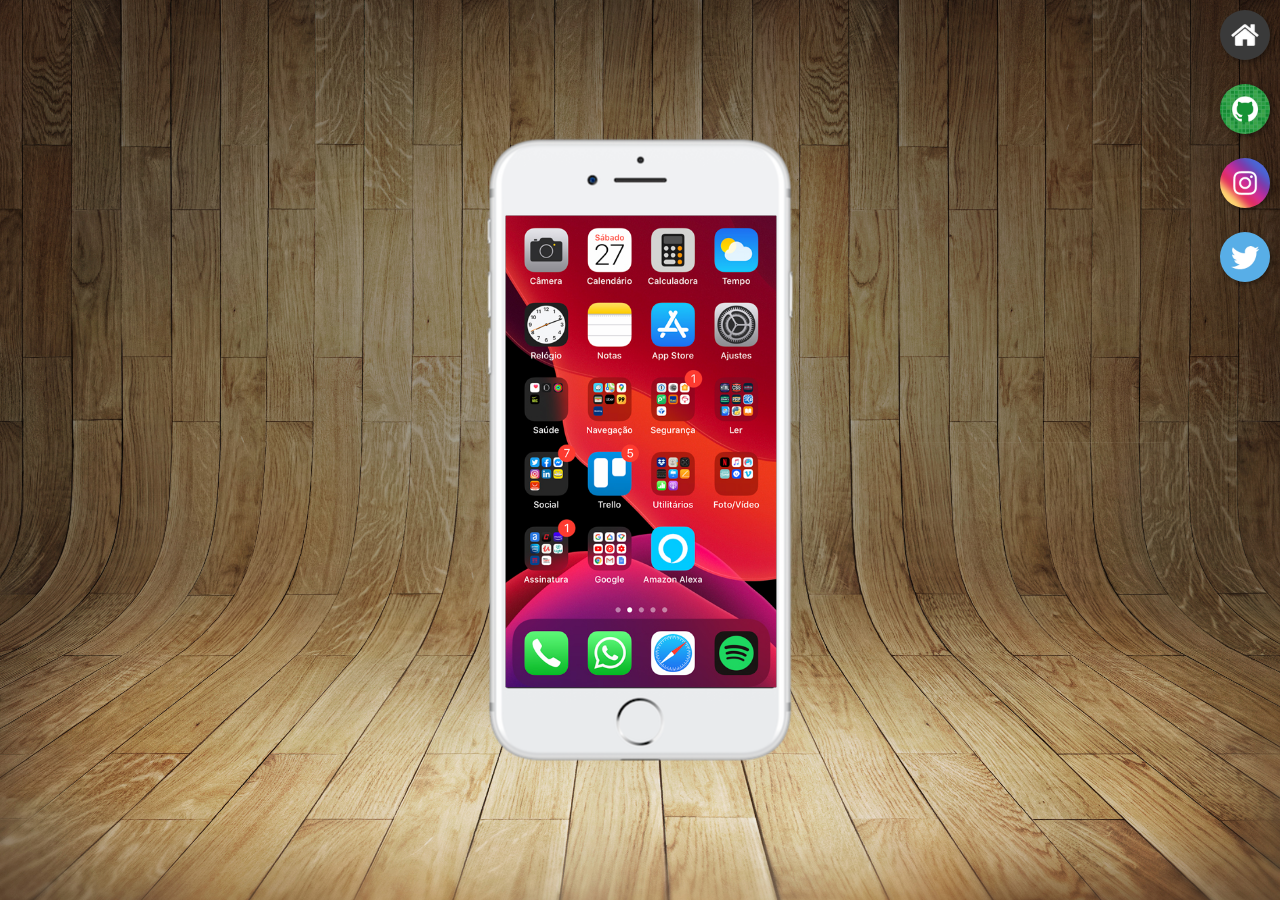
<file: index.html>
<!DOCTYPE html>
<html lang="pt-br">
<head>
    <meta charset="UTF-8">
    <meta name="viewport" content="width=device-width, initial-scale=1.0">
    <link rel="shortcut icon" href="favicon.ico" type="image/x-icon">
    <link rel="stylesheet" href="estilos/style.css">
    <title>Projeto Redes Sociais</title>
</head>
<body>
    <main>
        <section id="telefone">
            <iframe src="Home.html" name="tela" id="tela" frameborder="0">Seu navegador não é compativel com isso</iframe>
        </section>
        <section id="redes-sociais">
            <a href="Home.html" target="tela"><img src="imagens/logo-home.jpg" alt="Home"></a> <br>
            <a href="github.html" target="tela"><img src="imagens/logo-github.jpg" alt="github"></a> <br>
            <a href="instagram.html" target="tela"><img src="imagens/logo-instagram.jpg" alt="instagram"></a> <br>
            <a href="twitter.html" target="tela"><img src="imagens/logo-twitter.jpg" alt="twitter"></a>
        </section>
    </main>
</body>
</html>
</file>
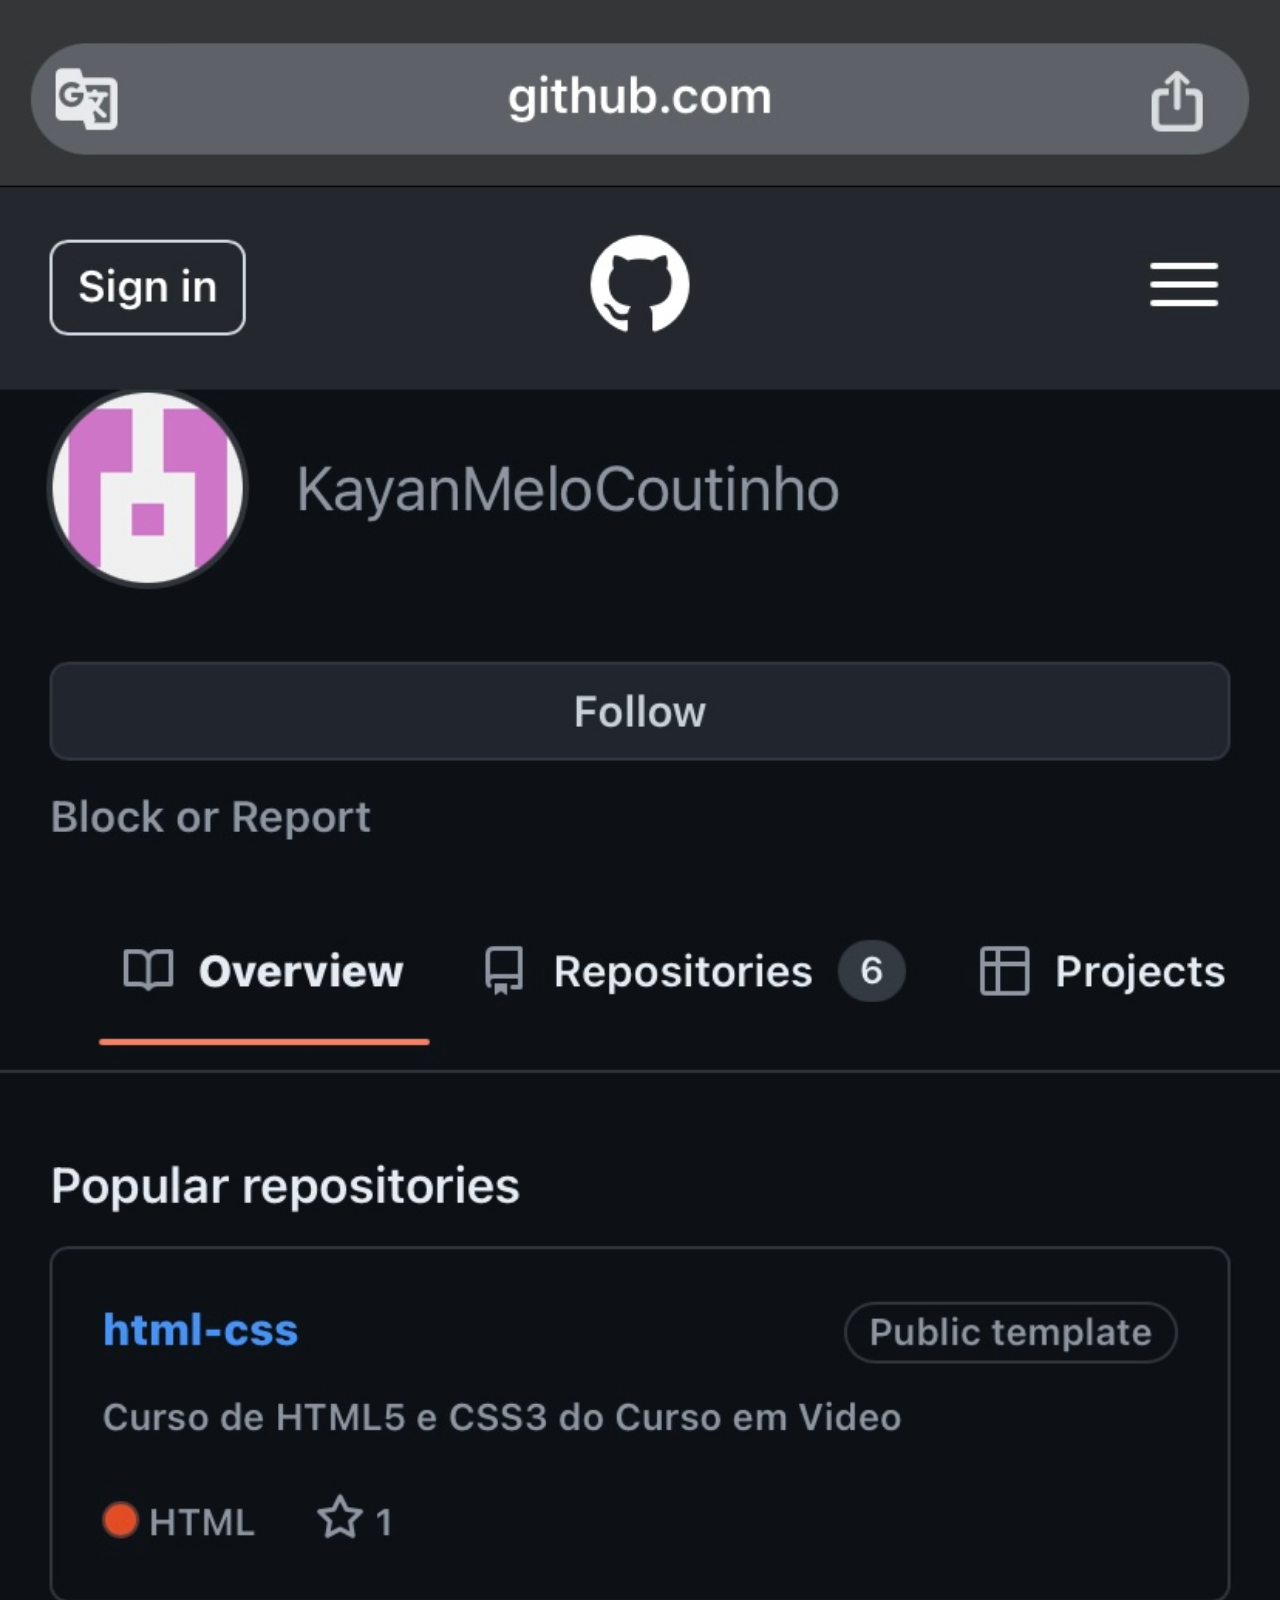
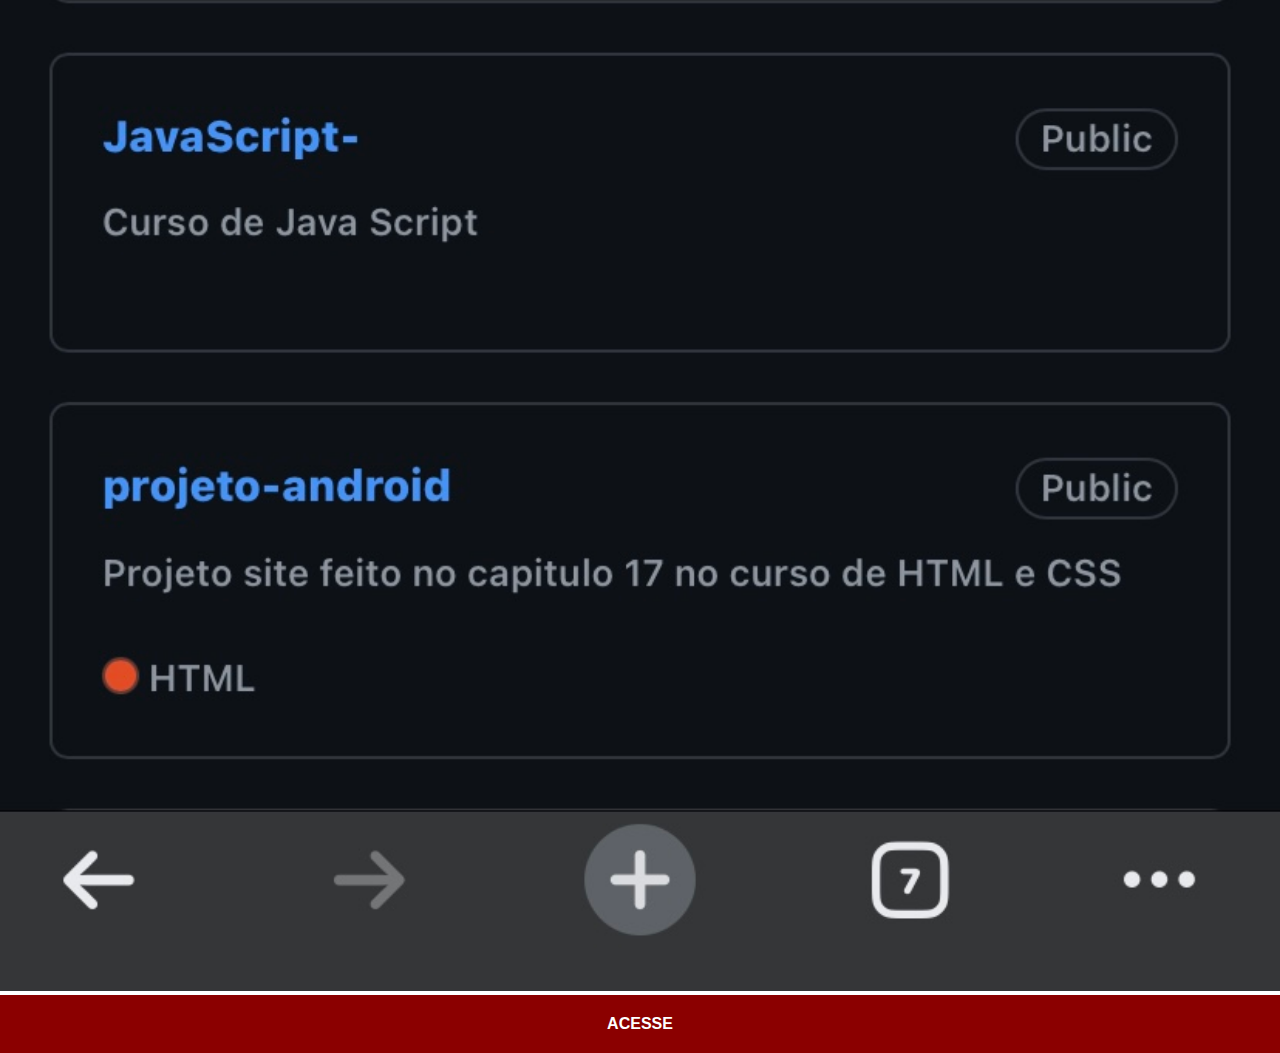
<file: github.html>
<!DOCTYPE html>
<html lang="pt-br ">
<head>
    <meta charset="UTF-8">
    <meta name="viewport" content="width=device-width, initial-scale=1.0">
    <title>github</title>
    <style>
        *{
            margin: 0px;
            padding: 0px;
            font-family: Arial, Helvetica, sans-serif;
        }

        ::-webkit-scrollbar{
            width: 0px;
            height: 0px;
        }

        img{
            width: 100vw;
        }

        a{
            display: block;
            background-color: darkred;
            color: white;
            padding: 20px;
            text-align: center;
            font-weight: bolder;
            text-decoration: none;
        }
    </style>
</head>
<body>
    <img src="IMG_2508.PNG" alt="twitter">
    <a href="https://github.com/KayanMeloCoutinho" target="_blank">ACESSE</a>
</body>
</html>
</file>
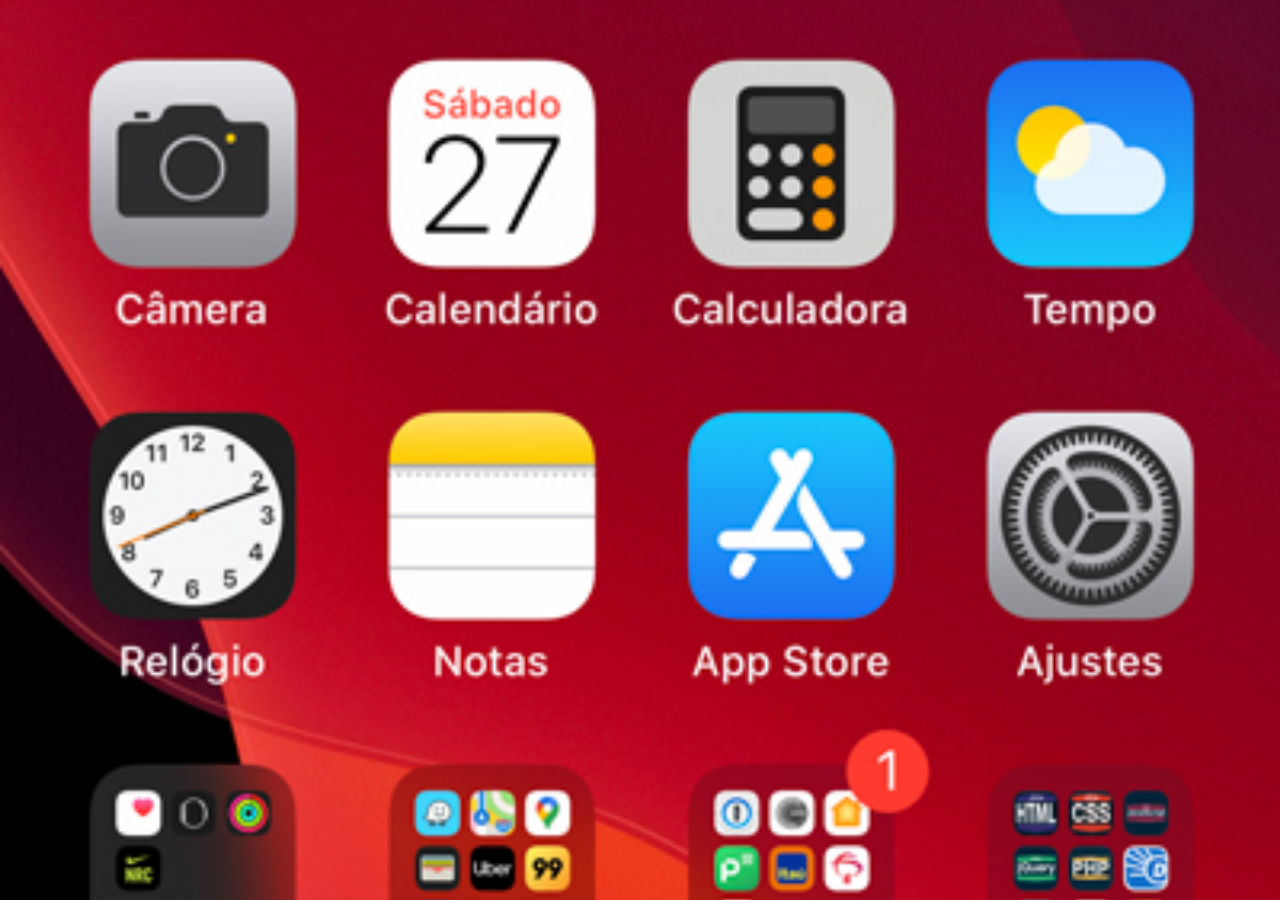
<file: Home.html>
<!DOCTYPE html>
<html lang="pt-br">
<head>
    <meta charset="UTF-8">
    <meta name="viewport" content="width=device-width, initial-scale=1.0">
    <title>Home</title>
</head>
<style>
    *{
        margin: 0px;
        padding: 0px;
    }
    
    body{
        width: 100vw;
        height: 100vh;
        background: black url('imagens/tela-home.jpg') no-repeat top center;
        background-size: cover;
    }
</style>
<body>
    
</body>
</html>
</file>
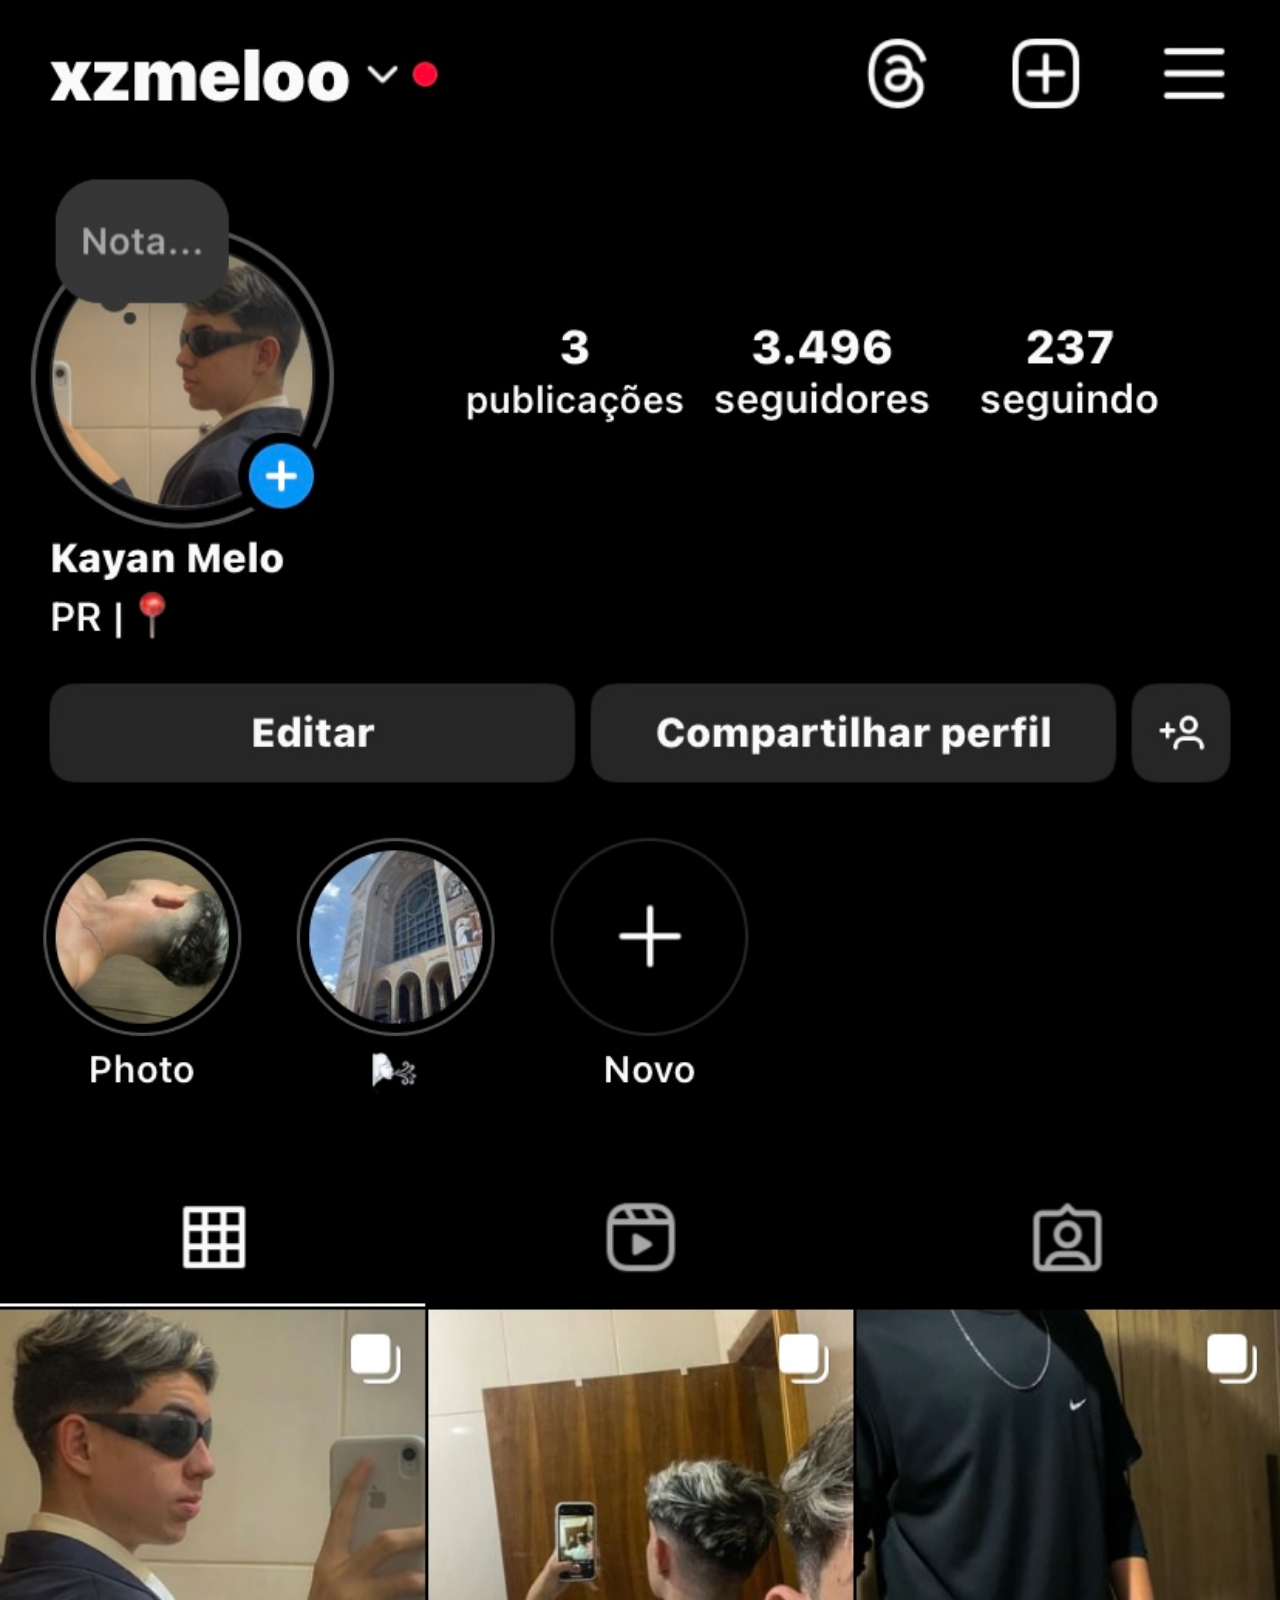
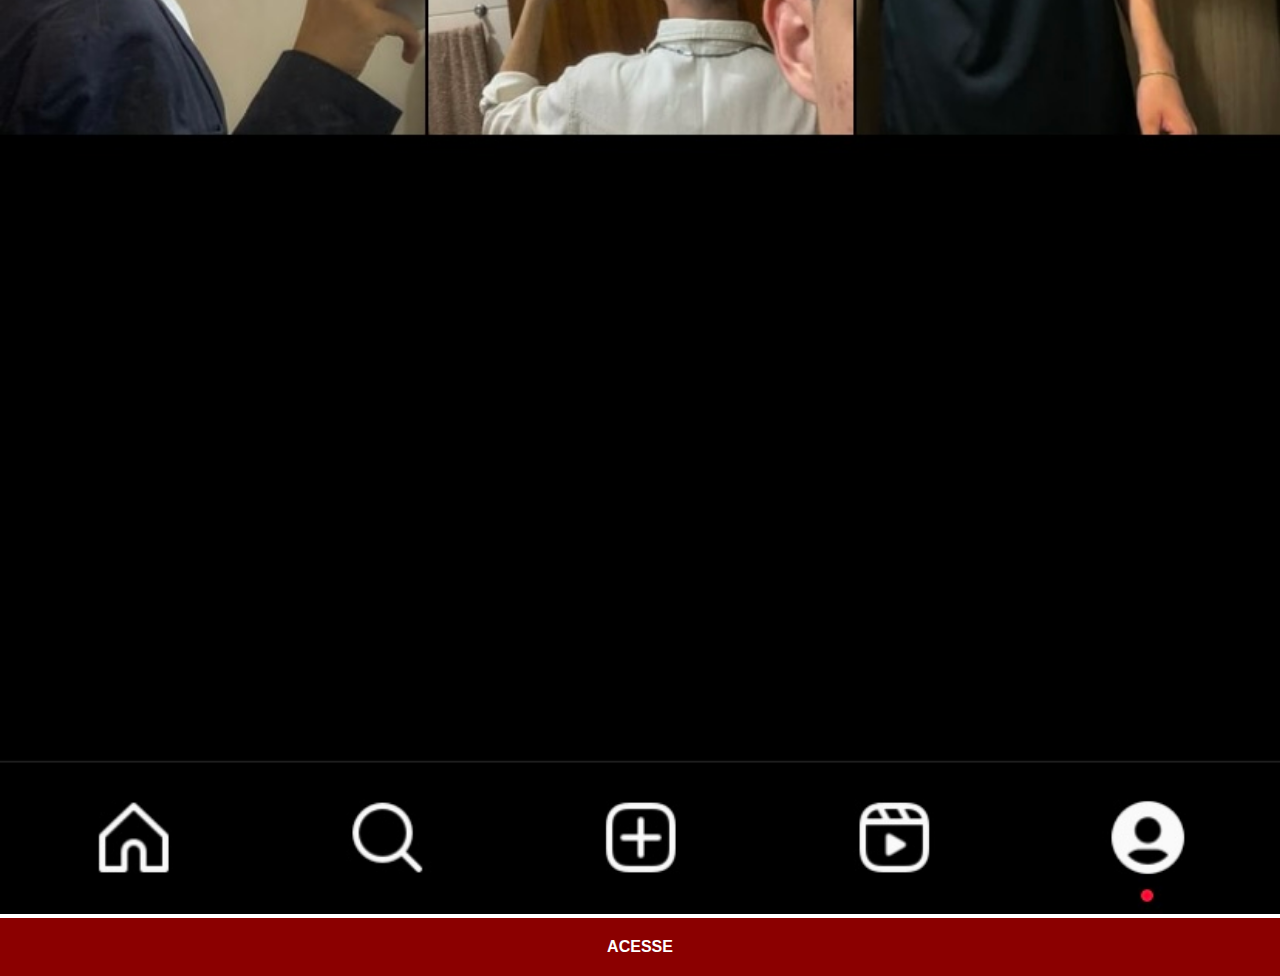
<file: instagram.html>
<!DOCTYPE html>
<html lang="pt-br ">
<head>
    <meta charset="UTF-8">
    <meta name="viewport" content="width=device-width, initial-scale=1.0">
    <title>instagram</title>
    <style>
        *{
            margin: 0px;
            padding: 0px;
            font-family: Arial, Helvetica, sans-serif;
        }

        ::-webkit-scrollbar{
            width: 0px;
            height: 0px;
        }

        img{
            width: 100vw;
        }

        a{
            display: block;
            background-color: darkred;
            color: white;
            padding: 20px;
            text-align: center;
            font-weight: bolder;
            text-decoration: none;
        }
    </style>
</head>
<body>
    <img src="IMG_2511.PNG" alt="twitter">
    <a href="https://www.instagram.com/xzmeloo/" target="_blank">ACESSE</a>
</body>
</html>
</file>
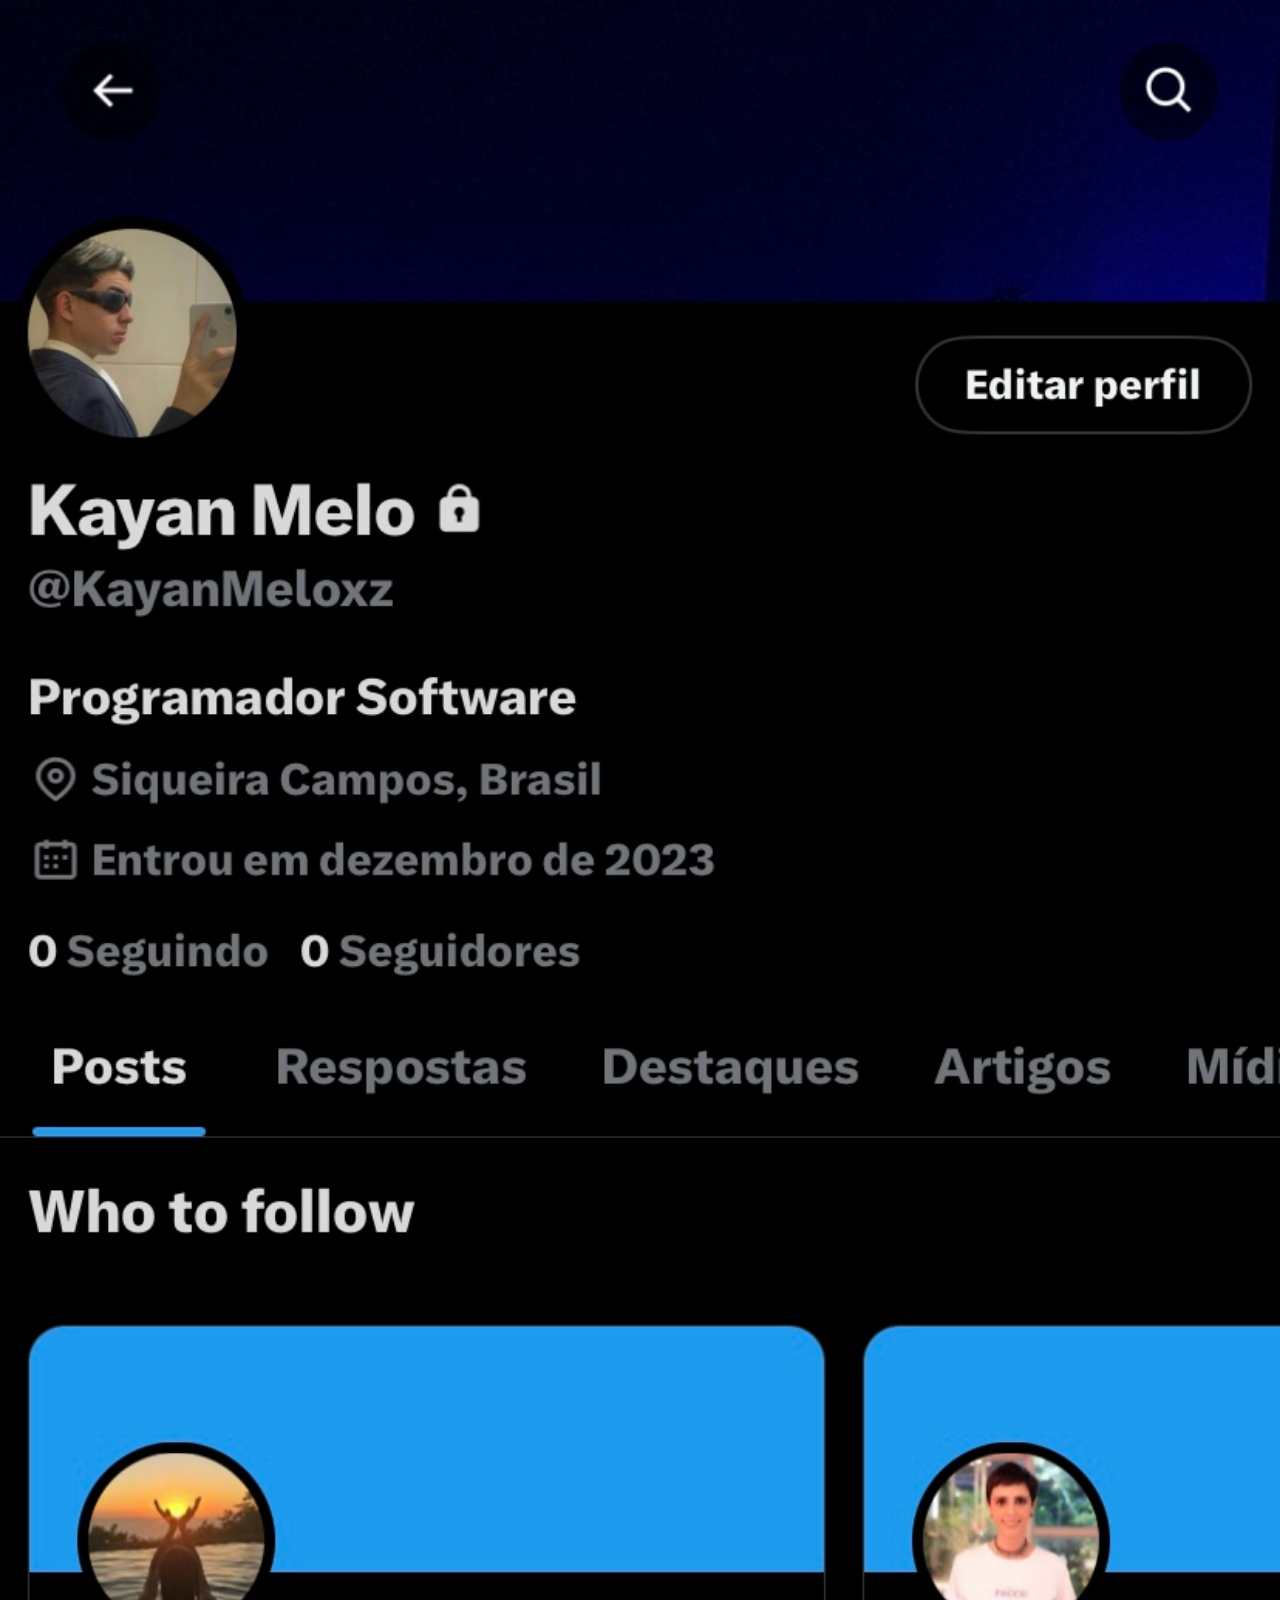
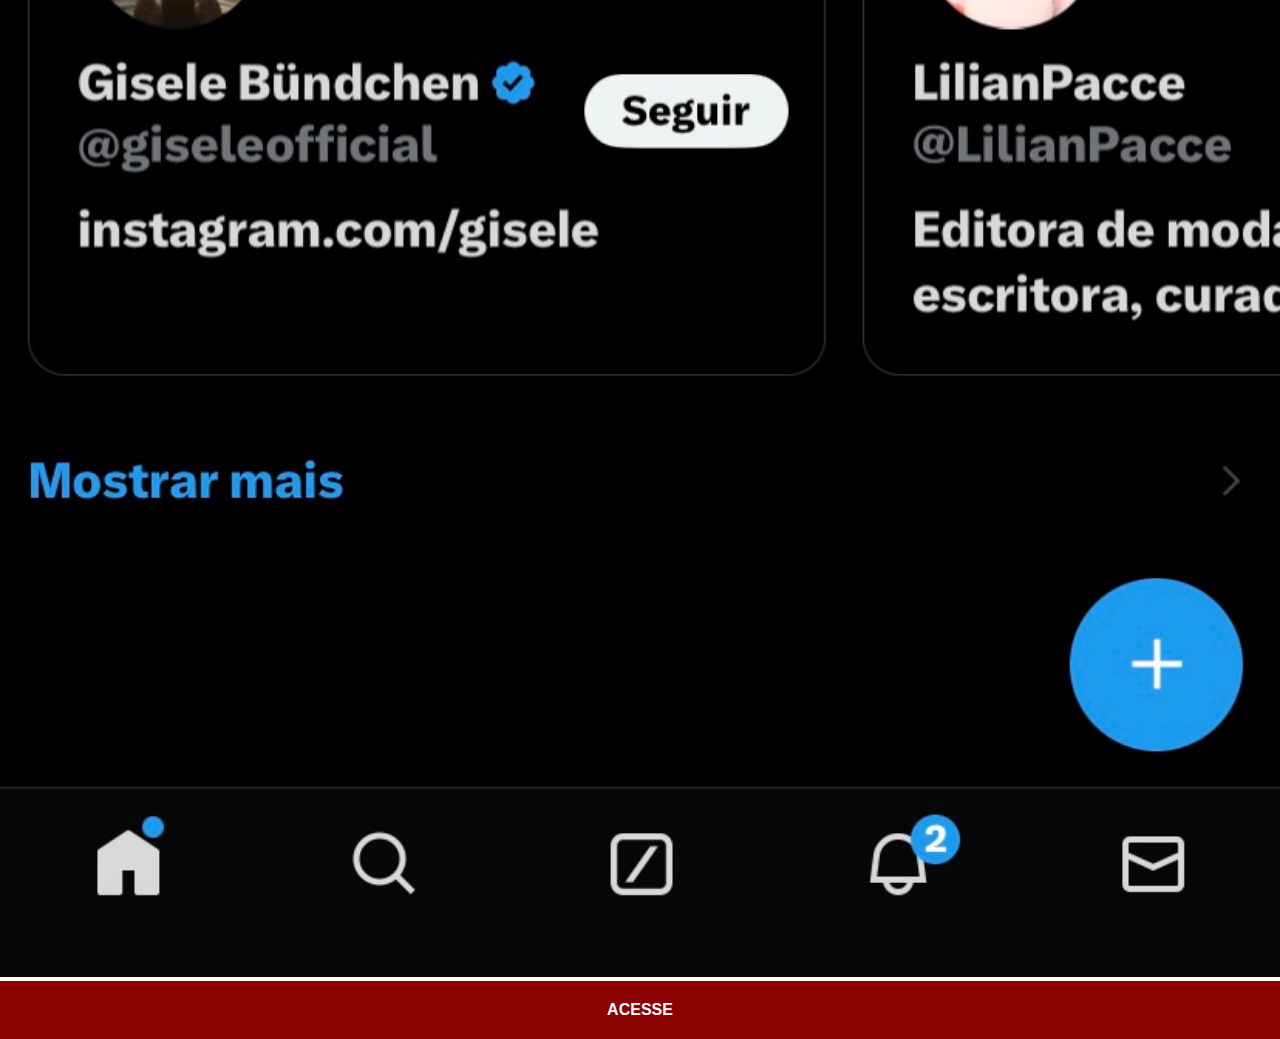
<file: twitter.html>
<!DOCTYPE html>
<html lang="pt-br ">
<head>
    <meta charset="UTF-8">
    <meta name="viewport" content="width=device-width, initial-scale=1.0">
    <title>Document</title>
    <style>
        *{
            margin: 0px;
            padding: 0px;
            font-family: Arial, Helvetica, sans-serif;
        }

        ::-webkit-scrollbar{
            width: 0px;
            height: 0px;
        }

        img{
            width: 100vw;
        }

        a{
            display: block;
            background-color: darkred;
            color: white;
            padding: 20px;
            text-align: center;
            font-weight: bolder;
            text-decoration: none;
        }
    </style>
</head>
<body>
    <img src="twitter.PNG" alt="twitter">
    <a href="https://x.com/KayanMeloxz" target="_blank">ACESSE</a>
</body>
</html>
</file>
<file: estilos/style.css>
@charset "UTF-8";

*{
    margin: 0px;
    padding: 0px;
    font-family: Arial, Helvetica, sans-serif;
}

html, body{
    height: 100vh;
    width: 100vw;
    background-color: black;
}

body{
    background: url('../imagens/fundo-madeira.jpg') no-repeat top center ;
    background-size: cover;
    background-attachment: fixed;
}

main{
    height: 100vh;
    position: relative;
}

section#telefone{
    position: absolute;
    top: 50%;
    left: 50%;
    transform: translate(-50%, -50%);

    height: 627px;
    width: 311px;
    background: url('../imagens/frame-iphone.png') no-repeat;
}

iframe#tela{
    position: relative;
    top: 78.9px;
    left: 21px;
    width: 271px;
    height: 472px;
}
section#redes-sociais{
    text-align: right;
}

section#redes-sociais img {
    width: 50px;
    margin: 10px;
    border-radius: 50%;
    box-shadow: 2px 2px 5px rgba(0, 0, 0, 0.400);
    box-sizing: border-box;
}

section#redes-sociais img:hover{
    border: 2px solid rgba(255, 255, 255, 0.39);
    transform: translate(-2px, -2px);
    box-shadow: 5px 5px 10px rgba(0, 0, 0, 0.600);
    transition: trasnform 0.7s;
}
</file>
